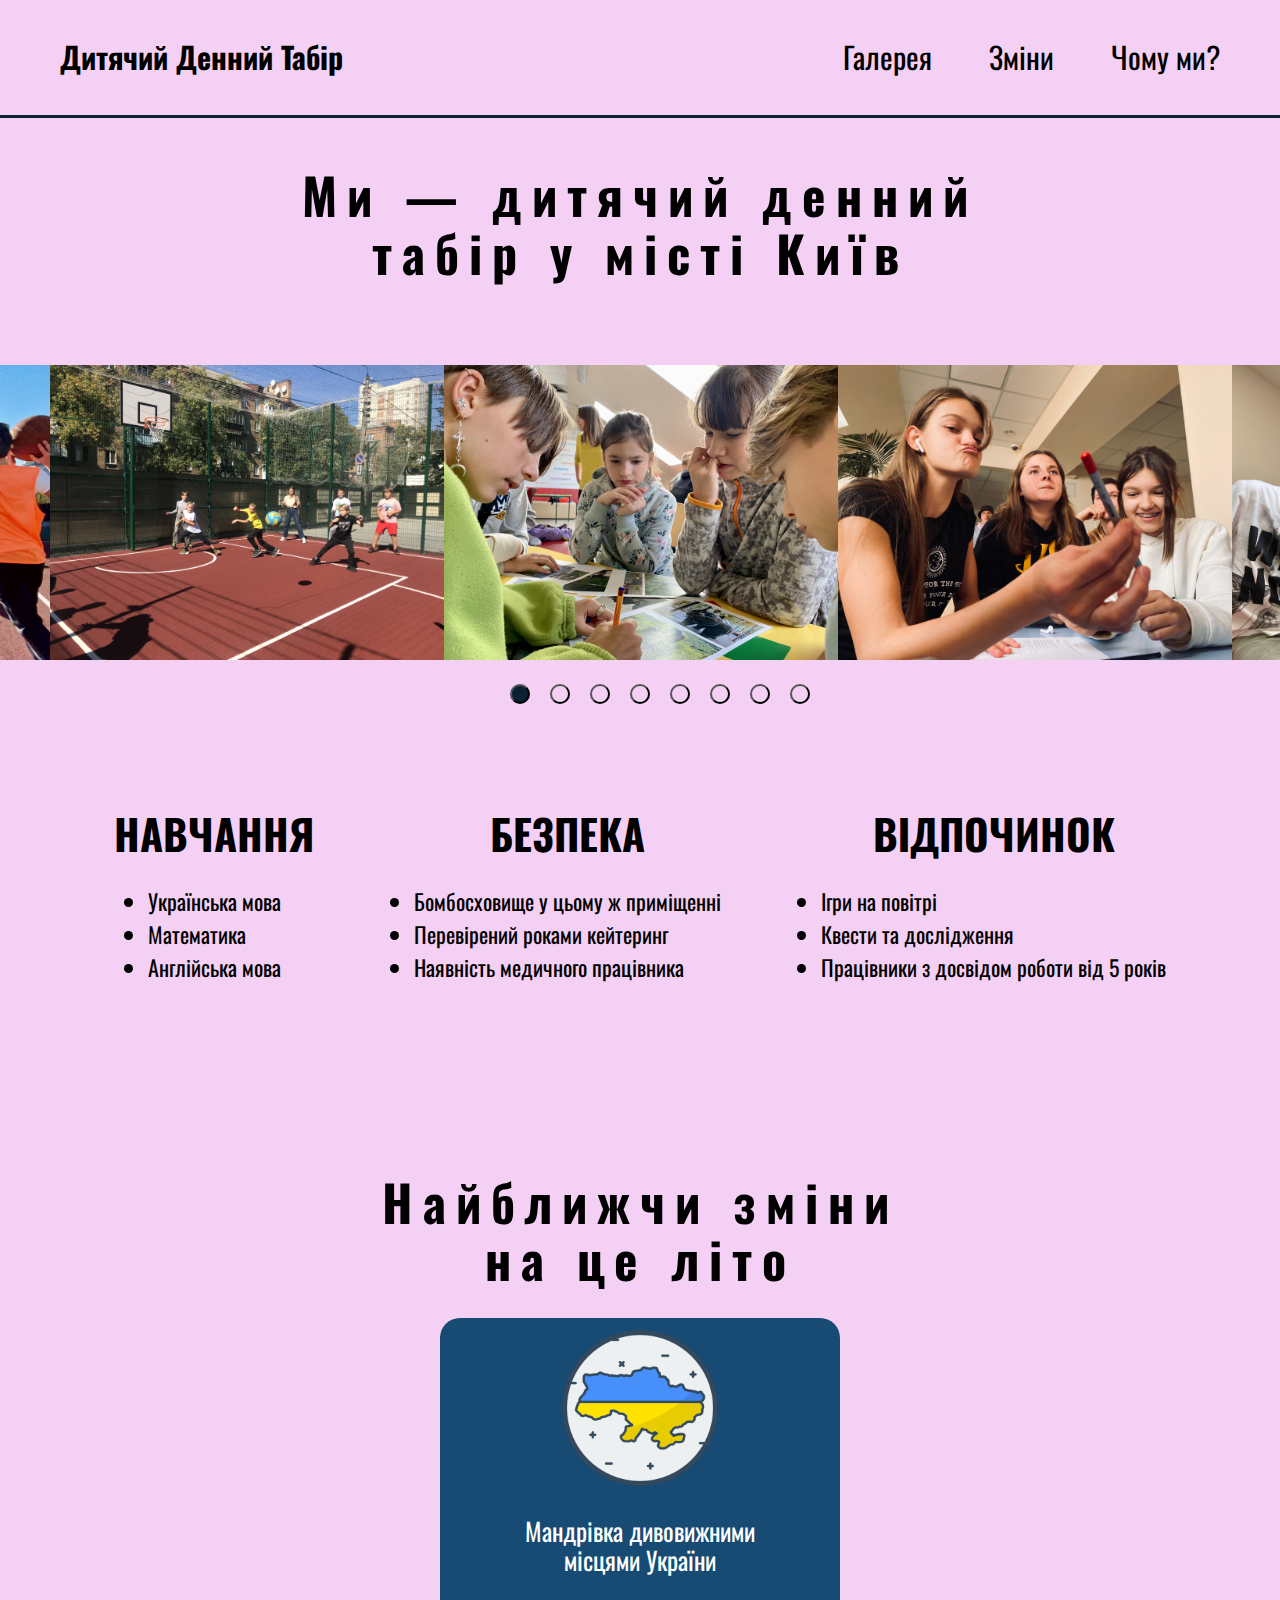
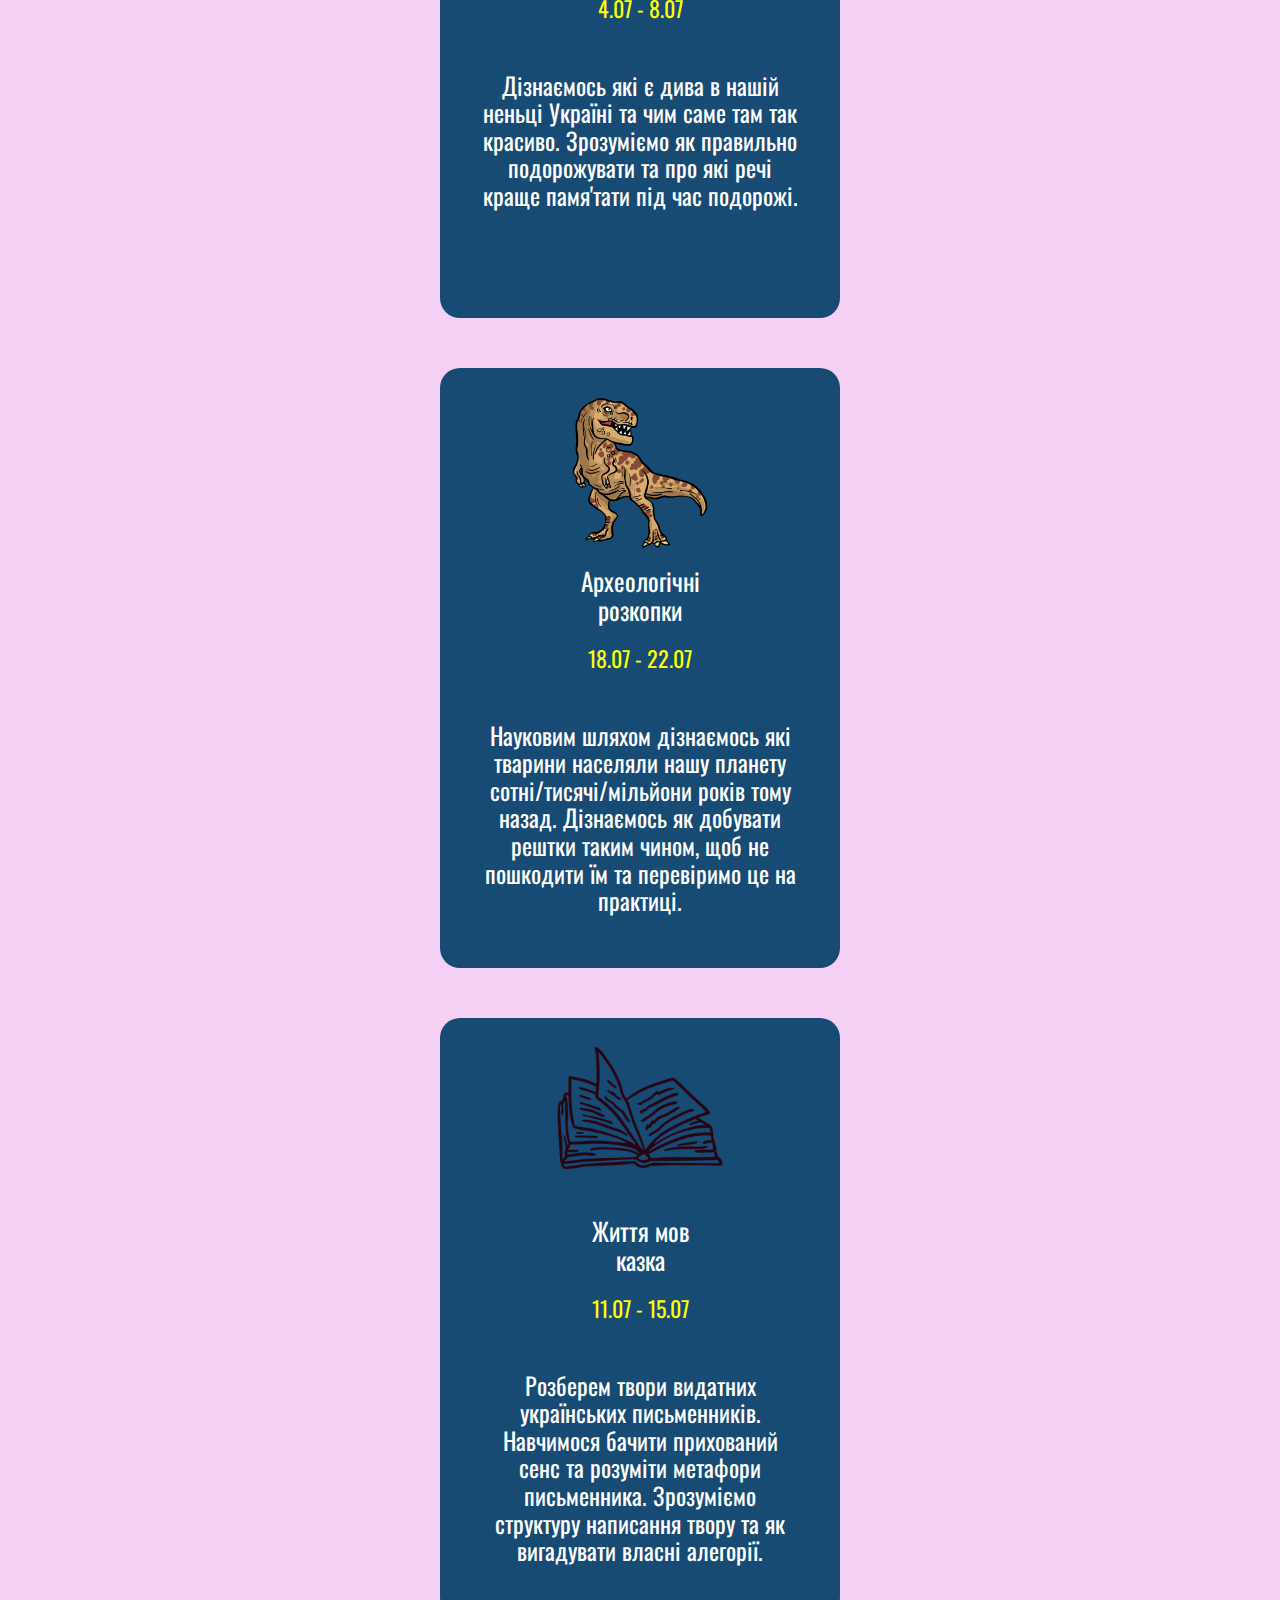
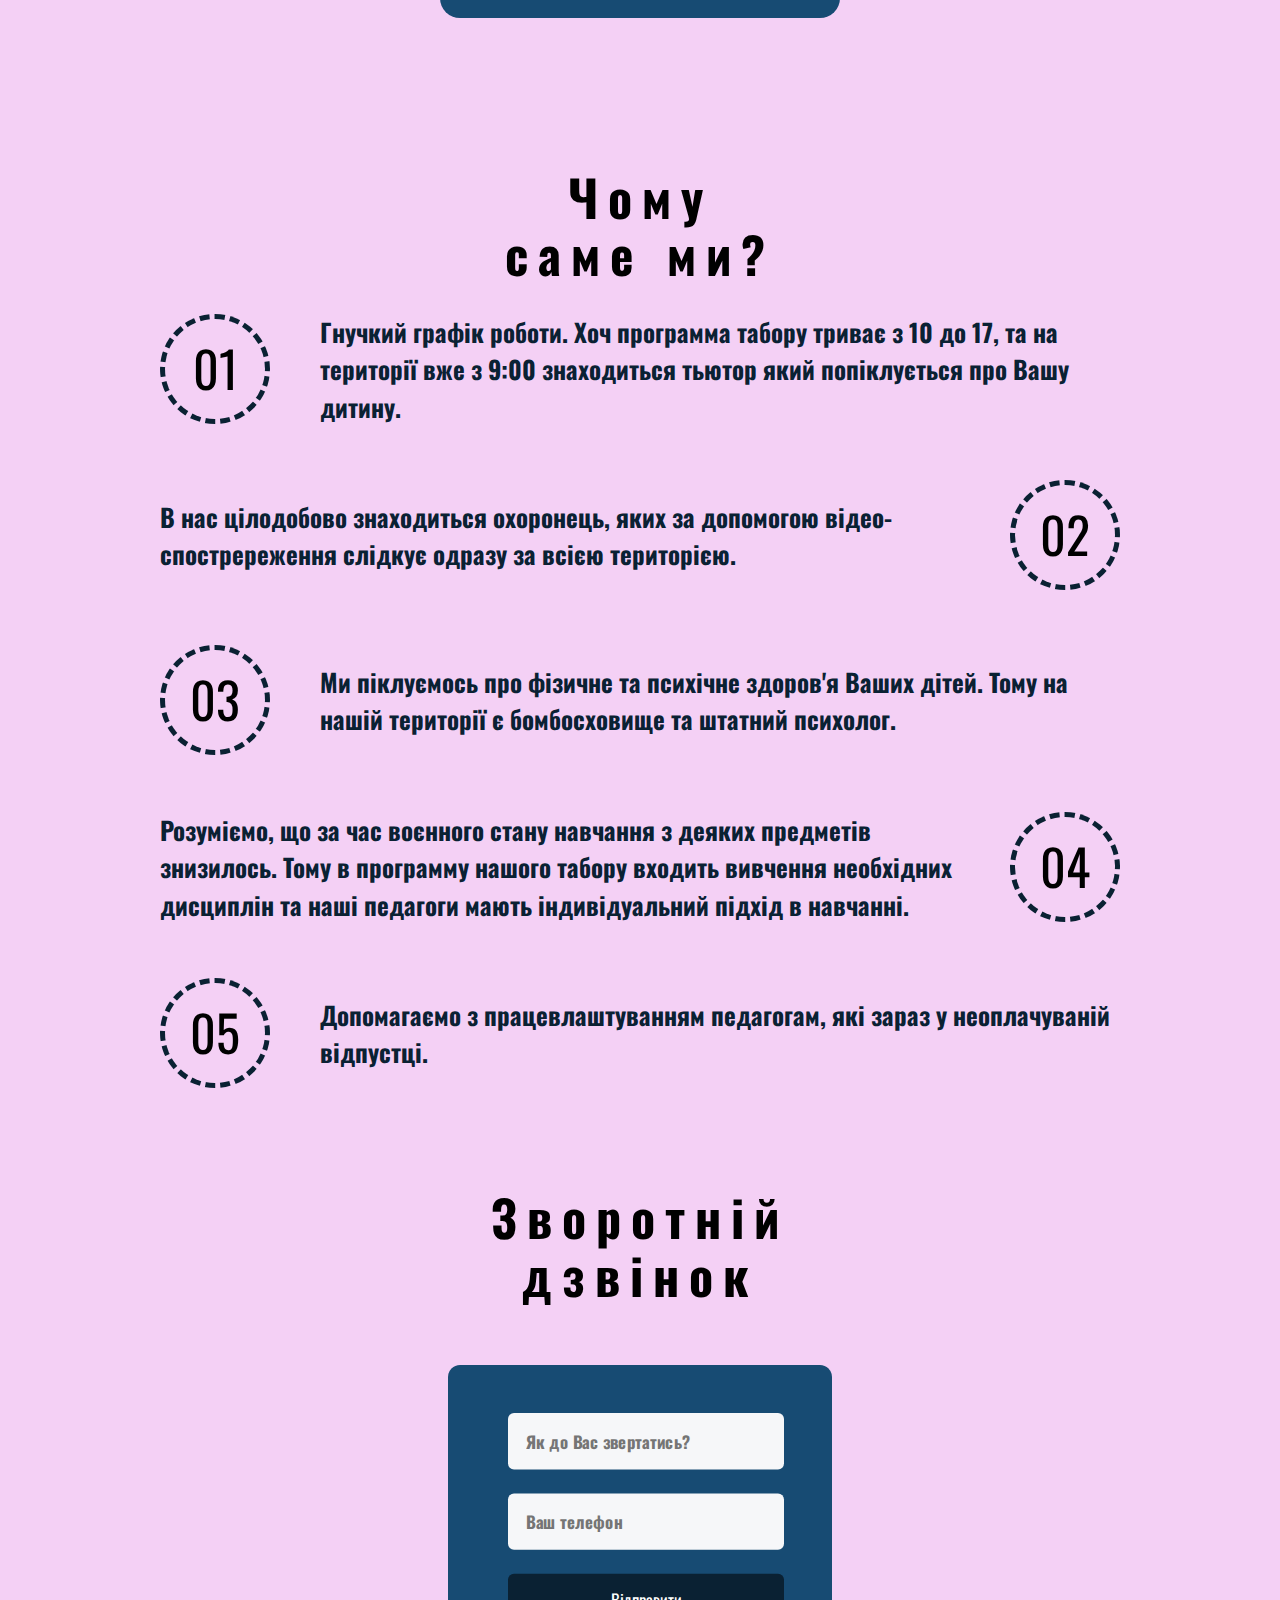
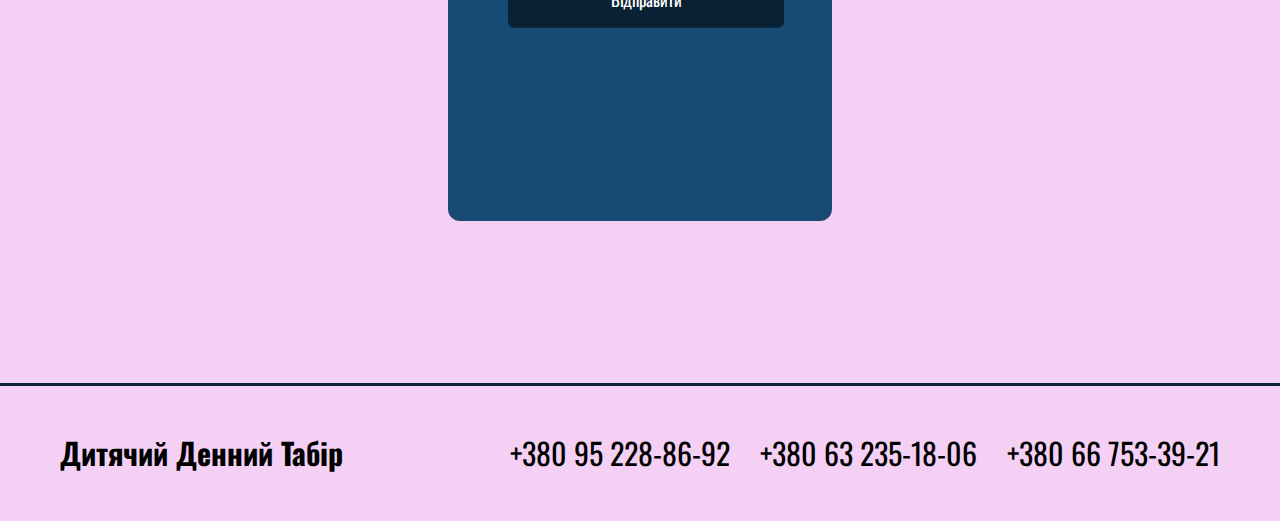
<file: index.html>
<!DOCTYPE html>
<html lang="en">
<head>
    <meta charset="UTF-8">
    <meta http-equiv="X-UA-Compatible" content="IE=edge">
    <meta name="viewport" content="width=device-width, initial-scale=1.0">
    <title>Дитячий денний табір</title>
    <link rel="shordcut  icon" href="img/beach-ball.png">
    <link rel="preconnect" href="https://fonts.googleapis.com">
    <link rel="preconnect" href="https://fonts.gstatic.com" crossorigin>
    <link href="https://fonts.googleapis.com/css2?family=Oswald&display=swap" rel="stylesheet">
    <link rel="stylesheet" href="css/style.css">
    <link rel="stylesheet" href="css/normalize.css">
</head>
<body>

    
    <header class="header">
            <div class="logo">Дитячий Денний Табір</div>
            <div class="links">
                <a href="#firstgall">Галерея</a>
                <a href="#zminu">Зміни</a>
                <a href="#chomu">Чому ми?</a>
            </div>
    </header>

    <main>
        <div class="first" id="firstgall">
            <h1>Ми — дитячий денний <br> табір у місті Київ</h1>





                <div class="wrapper2">
                   
                    <div class="slider">
                        <div class="slider__item filter">
                            <img src="img/IMG_4060.jpg" alt="">
                        </div>
                        <div class="slider__item">
                            <img src="img/IMG_4054.jpg" alt="">
                        </div>
                        <div class="slider__item filter">
                            <img src="img/IMG_4051.JPEG" alt="">
                        </div>
                        <div class="slider__item">
                            <img src="img/IMG_4052.jpg" alt="">
                        </div>
                        <div class="slider__item">
                            <img src="img/IMG_4024.JPG">
                        </div>
                        <div class="slider__item">
                            <img src="img/IMG_4044.HEIF.jpg">
                        </div>
                        <div class="slider__item">
                            <img src="img/IMG_4045.HEIF.jpg">
                        </div>
                        
                        <div class="slider__item">
                            <img src="img/IMG_4048.jpg">
                        </div>
                    </div>





            </div>
        </div>

        <div class="second">
            <div class="firstSecond">
                <h1>НАВЧАННЯ</h1>
                <ul>
                    <li>
                        Українська мова
                    </li>
                    <li>
                        Математика
                    </li>
                    <li>
                        Англійська мова
                    </li>
                </ul>
            </div>
            <div class="secondSecond">
                <h1>БЕЗПЕКА</h1>
                <ul>
                    <li>
                        Бомбосховище у цьому ж приміщенні
                    </li>
                    <li>
                        Перевірений роками кейтеринг
                    </li>
                    <li>
                        Наявність медичного працівника
                    </li>
                </ul>
            </div>
            <div class="thirdSecond">
                <h1>ВІДПОЧИНОК</h1>
                <ul>
                    <li>
                        Ігри на повітрі
                    </li>
                    <li>
                        Квести та дослідження
                    </li>
                    <li>
                        Працівники з досвідом роботи від 5 років
                    </li>
                </ul>
            </div>
        </div>
        <br>
        <br>
        <br>
        <div class="third" id="zminu">
            <h1 style="margin-bottom: -70px;">Найближчи зміни <br> на це літо</h1>


            <div class="cards">
                <div class="card">
                    <img src="img/country.png">
                    <h1>Мандрівка дивовижними <br> місцями України</h1>
                    <p style="color: yellow; font-size:22px; text-align:center; ">4.07 - 8.07</p>
                    <p style="font-size:24px; text-align:center;letter-spacing: 0; margin-top: 50px; max-width: 80%; margin-left: 10%; ">Дізнаємось які є дива в нашій неньці Україні та чим саме там так красиво. Зрозуміємо як правильно подорожувати та про які речі краще памя'тати під час подорожі.</p>
                </div>
                

                <div class="card">
                    <img src="img/tyrannosaurus-rex.png" id="anotherIMG">
                    <h1>Археологічні <br>розкопки</h1>
                    <p style="color: yellow; font-size:22px; text-align:center; ">18.07 - 22.07</p>
                    <p style="font-size:24px; text-align:center;letter-spacing: 0; margin-top: 50px; max-width: 80%; margin-left: 10%; ">Науковим шляхом дізнаємось які тварини населяли нашу планету сотні/тисячі/мільйони років тому назад. Дізнаємось як добувати рештки таким чином, щоб не пошкодити їм та перевіримо це на практиці.</p>
                </div>
                

                <div class="card">
                    <img src="img/image_2022-06-25_09-59-46.png">
                    <h1>Життя мов <br> казка</h1>
                    <p style="color: yellow; font-size:22px; text-align:center; ">11.07 - 15.07</p>
                    <p style="font-size:24px; text-align:center;letter-spacing: 0; margin-top: 50px; max-width: 80%; margin-left: 10%; ">Розберем твори видатних українських письменників. Навчимося бачити прихований сенс та розуміти метафори письменника. Зрозуміємо структуру написання твору та як вигадувати власні алегорії.</p>
                </div>
                

                
            </div>
        </div>

       <div class="fourth" id="chomu">
        <h1 style="margin-bottom: 30px;">Чому <br>саме ми?</h1>
        

        <div class="why">
            <div class="circle">01</div>
            <div class="text">Гнучкий графік роботи. Хоч программа табору триває з 10 до 17, та на території вже з 9:00 знаходиться тьютор який попіклується про Вашу дитину.</div>
        </div>

<br>
<br>
<br>
        <div class="why2">
            <div class="text2">В нас цілодобово знаходиться охоронець, яких за допомогою відео-спостререження слідкує одразу за всією територією.</div>
            <div class="circle">02</div>
        </div>

<br>
<br>
<br>
<div class="why">
    <div class="circle">03</div>
    <div class="text">Ми піклуємось про фізичне та психічне здоров'я Ваших дітей. Тому на нашій території є бомбосховище та штатний психолог.</div>
</div>

<br>
<br>
<br>


<div class="why2">
    <div class="text2">Розуміємо, що за час воєнного стану навчання з деяких предметів знизилось. Тому в программу нашого табору входить вивчення необхідних дисциплін та наші педагоги мають індивідуальний підхід в навчанні.
    </div>
    <div class="circle">04</div>
</div>

<br>
<br>
<br>

<div class="why">
    <div class="circle">05</div>
    <div class="text">Допомагаємо з працевлаштуванням педагогам, які зараз у неоплачуваній відпустці. </div>
</div>

       </div>
<div class="fifth">
    <h1>Зворотній<br> дзвінок</h1>
    <div class="request-form__content" >
        <form class="form" action="https://formspree.io/f/xpzbebzl" method="POST">
            <div class="form__group">
                <input class="input  input--user" style="margin-top: 40px;" type="text" placeholder="Як до Вас звертатись?" name="user_name" id="imya">
            </div>
            <div class="form__group">
                <input class="input  input--phone" type="tel" placeholder="Ваш телефон" name="user_phone">
            </div>
          
            <a href="#">
            <button href="index.html" class="btn  btn--block  btn--orange " type="submit">
                <span>Відправити</span>
            </button></a>
            
        </form>
    </div>
</div>

    </main>





<footer class="footer">
    <div class="logo">Дитячий Денний Табір</div>
    <div class="con">
        
        <a href="tel:+380952288692" class="navbar-phone">+380 95 228-86-92</a>
            <a href="tel:+380632351806" class="navbar-phone">+380 63 235-18-06</a>
            <a href="tel:+380667533921" class="navbar-phone">+380 66 753-39-21</a>
            
</footer>










    <script>

$(window).on("load",function(){
            $(".loader-container").fadeOut(3000);
        });


        var slide = document.getElementById("slider");
        var btn1 = document.getElementById('btn1');
        var btn2 = document.getElementById('btn2');
        var btn3 = document.getElementById('btn3');
        var btn4 = document.getElementById('btn4');
        var btn5 = document.getElementById('btn5');
        var btn6 = document.getElementById('btn6');
        var btn7 = document.getElementById('btn7');

        btn1.onclick = function () {
            slide.style.transform = "translateX(0px)";
            btn1.classList.add('active');
            btn2.classList.remove('active');
            btn3.classList.remove('active');
            btn4.classList.remove('active');
            btn5.classList.remove('active');
            btn6.classList.remove('active');
            btn7.classList.remove('active');
        };
        btn2.onclick = function () {
            slide.style.transform = "translateX(-100%)";
            btn1.classList.remove('active');
            btn2.classList.add('active');
            btn3.classList.remove('active');
            btn4.classList.remove('active');
            btn5.classList.remove('active');
            btn6.classList.remove('active');
            btn7.classList.remove('active');
        };
        btn3.onclick = function () {
            slide.style.transform = "translateX(-200%)";
            btn1.classList.remove('active');
            btn2.classList.remove('active');
            btn3.classList.add('active');
            btn4.classList.remove('active');
            btn5.classList.remove('active');
            btn6.classList.remove('active');
            btn7.classList.remove('active');
        };
        btn4.onclick = function () {
            slide.style.transform = "translateX(-300%)";
            btn1.classList.remove('active');
            btn2.classList.remove('active');
            btn3.classList.remove('active');
            btn4.classList.add('active');
            btn5.classList.remove('active');
            btn6.classList.remove('active');
            btn7.classList.remove('active');
        };

        btn5.onclick = function () {
            slide.style.transform = "translateX(-400%)";
            btn1.classList.remove('active');
            btn2.classList.remove('active');
            btn3.classList.remove('active');
            btn4.classList.remove('active');
            btn5.classList.add('active');
            btn6.classList.remove('active');
            btn7.classList.remove('active');
        };


        btn6.onclick = function () {
            slide.style.transform = "translateX(-500%)";
            btn1.classList.remove('active');
            btn2.classList.remove('active');
            btn3.classList.remove('active');
            btn4.classList.remove('active');
            btn5.classList.remove('active');
            btn6.classList.add('active');
            btn7.classList.remove('active');
        };



        btn7.onclick = function () {
            slide.style.transform = "translateX(-600%)";
            btn1.classList.remove('active');
            btn2.classList.remove('active');
            btn3.classList.remove('active');
            btn4.classList.remove('active');
            btn5.classList.remove('active');
            btn6.classList.remove('active');
            btn7.classList.add('active');
        };

    </script>
<script src="https://code.jquery.com/jquery-3.4.1.min.js"></script>
<script src="js/slick.min.js"></script>
<script src="js/script.js"></script>
</body>
</html>
</file>
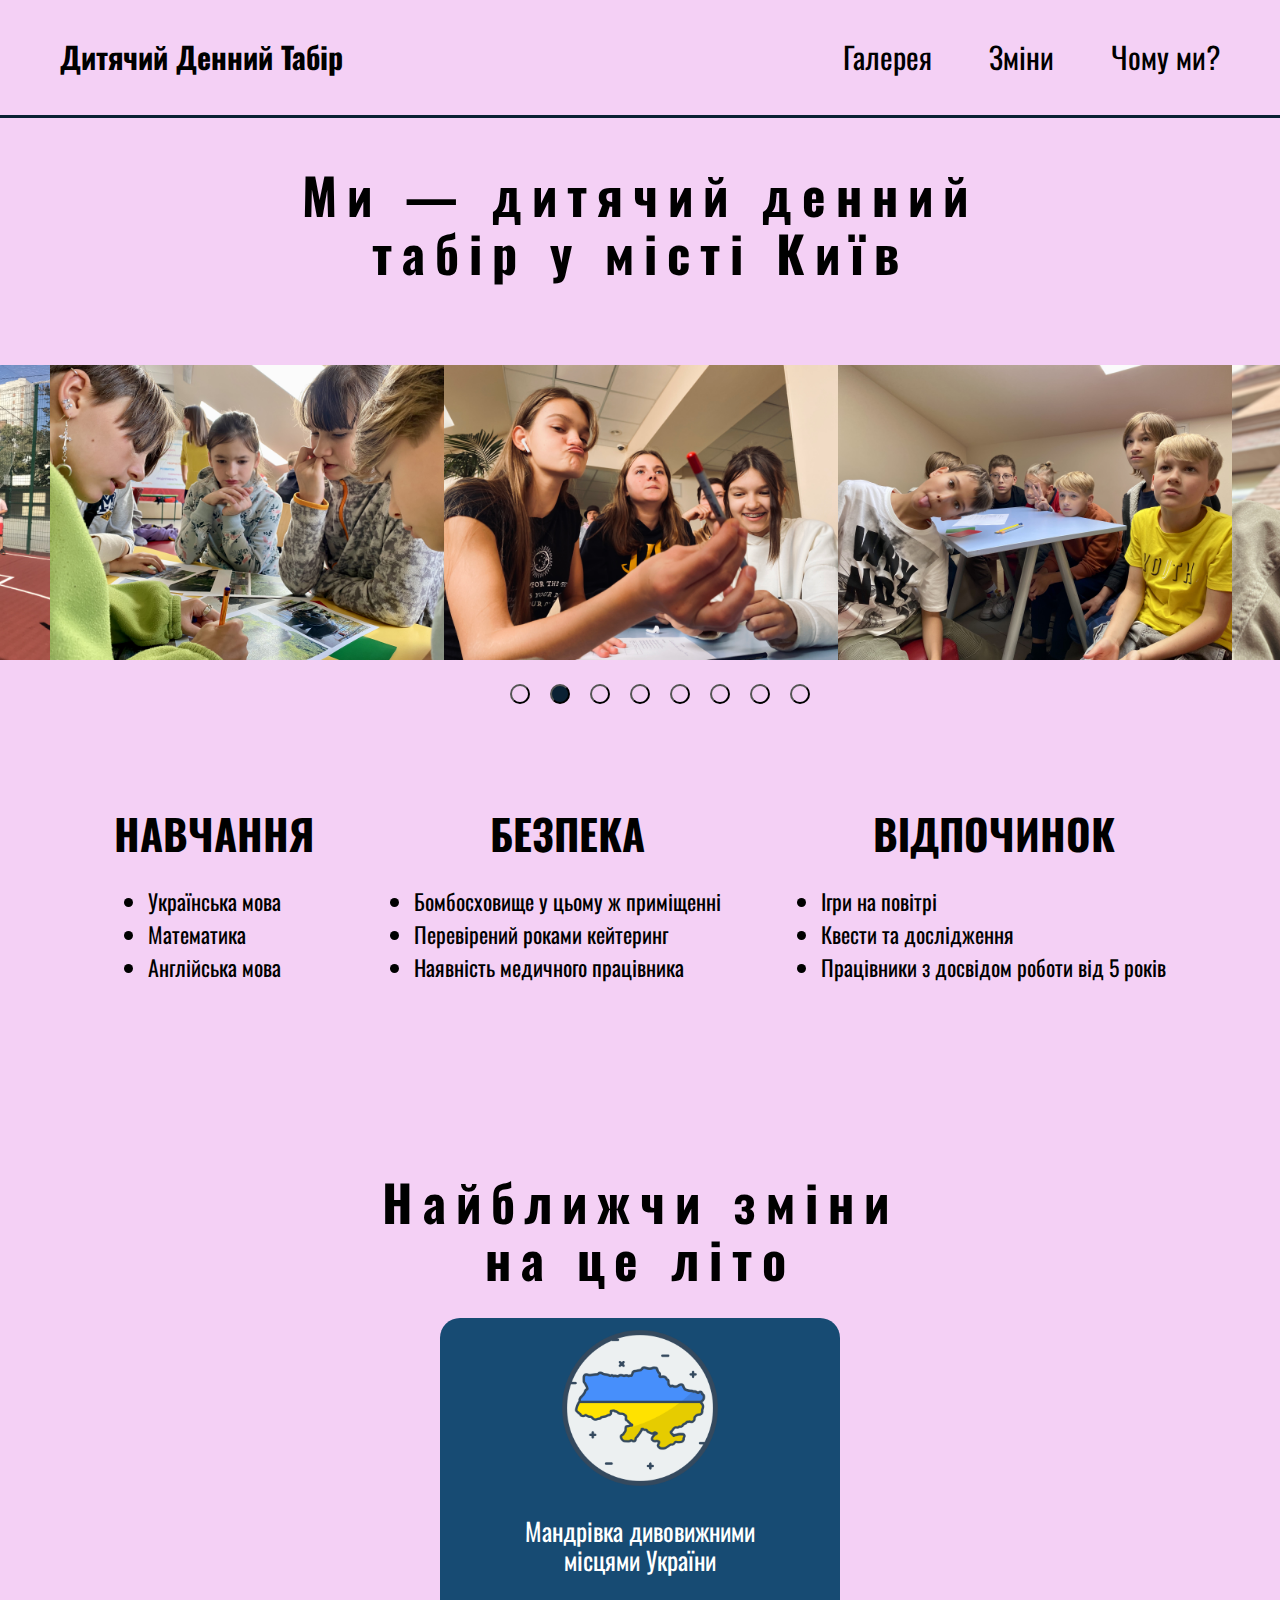
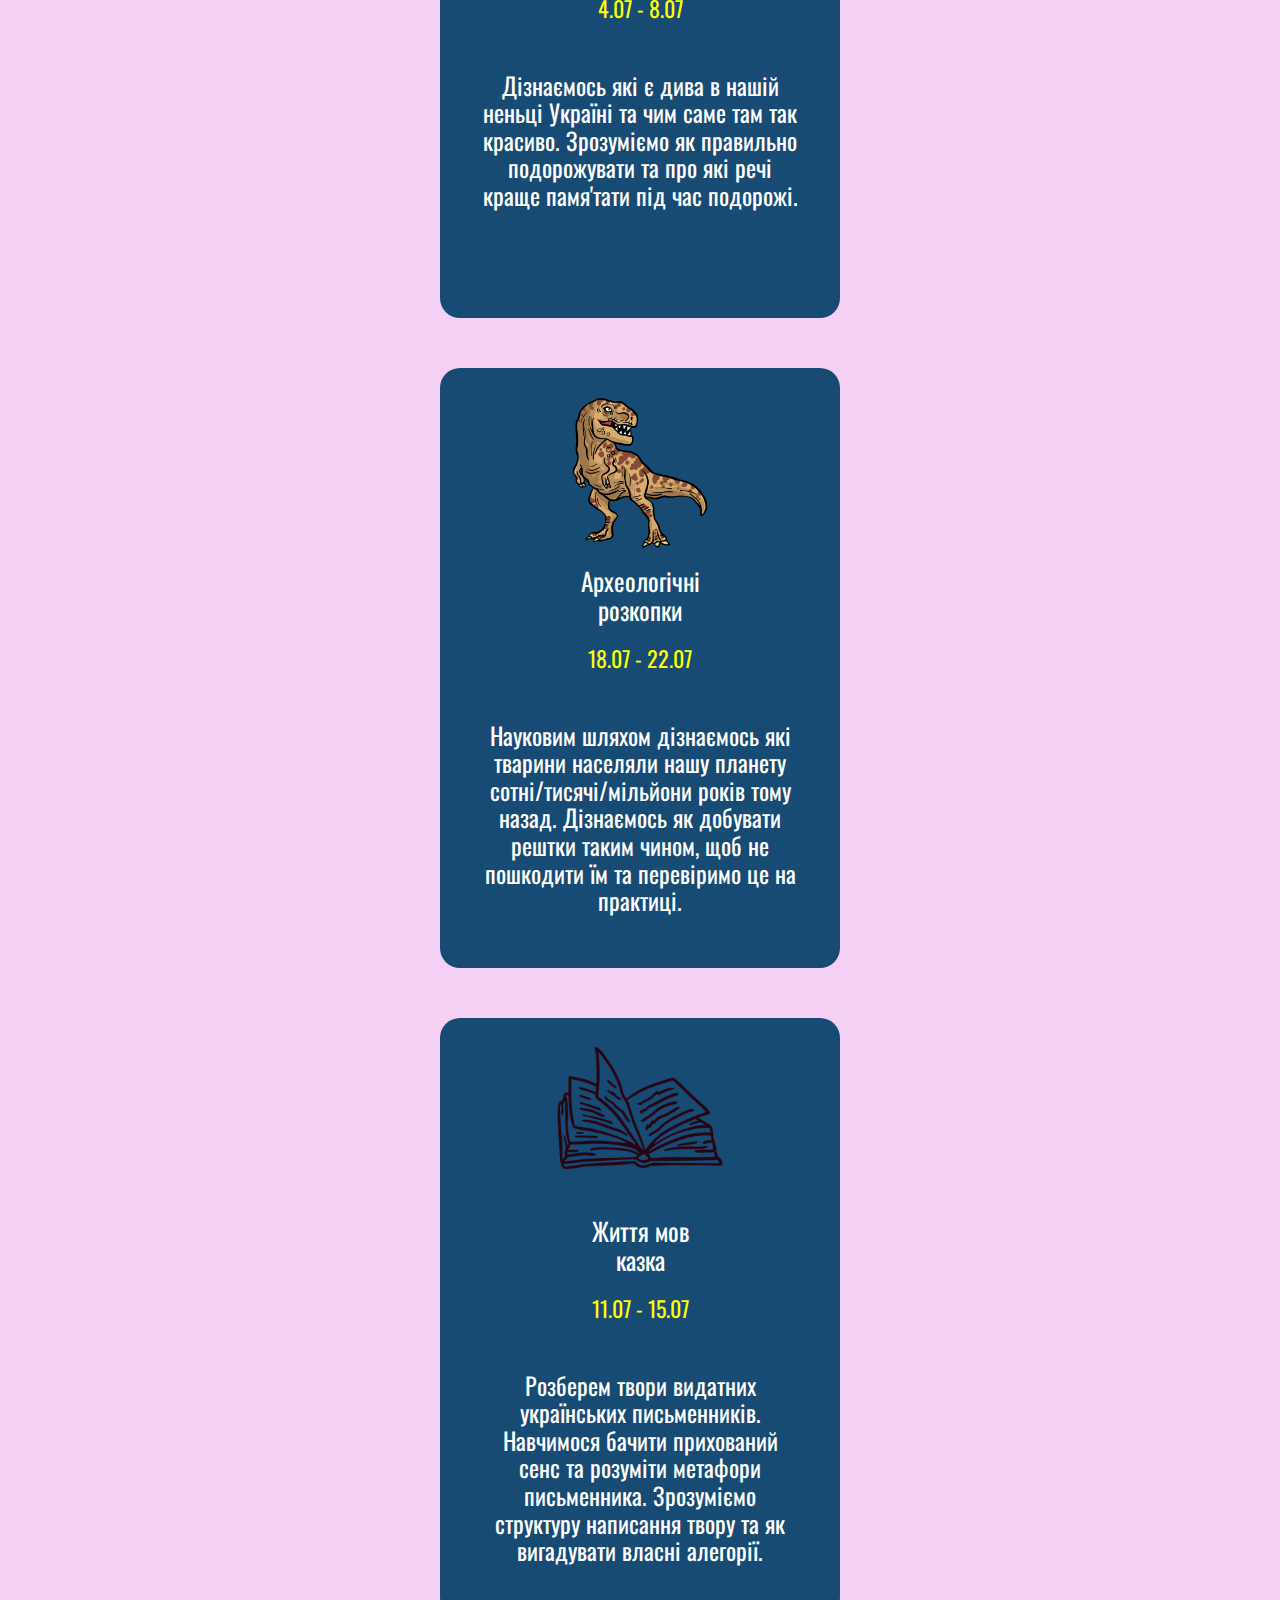
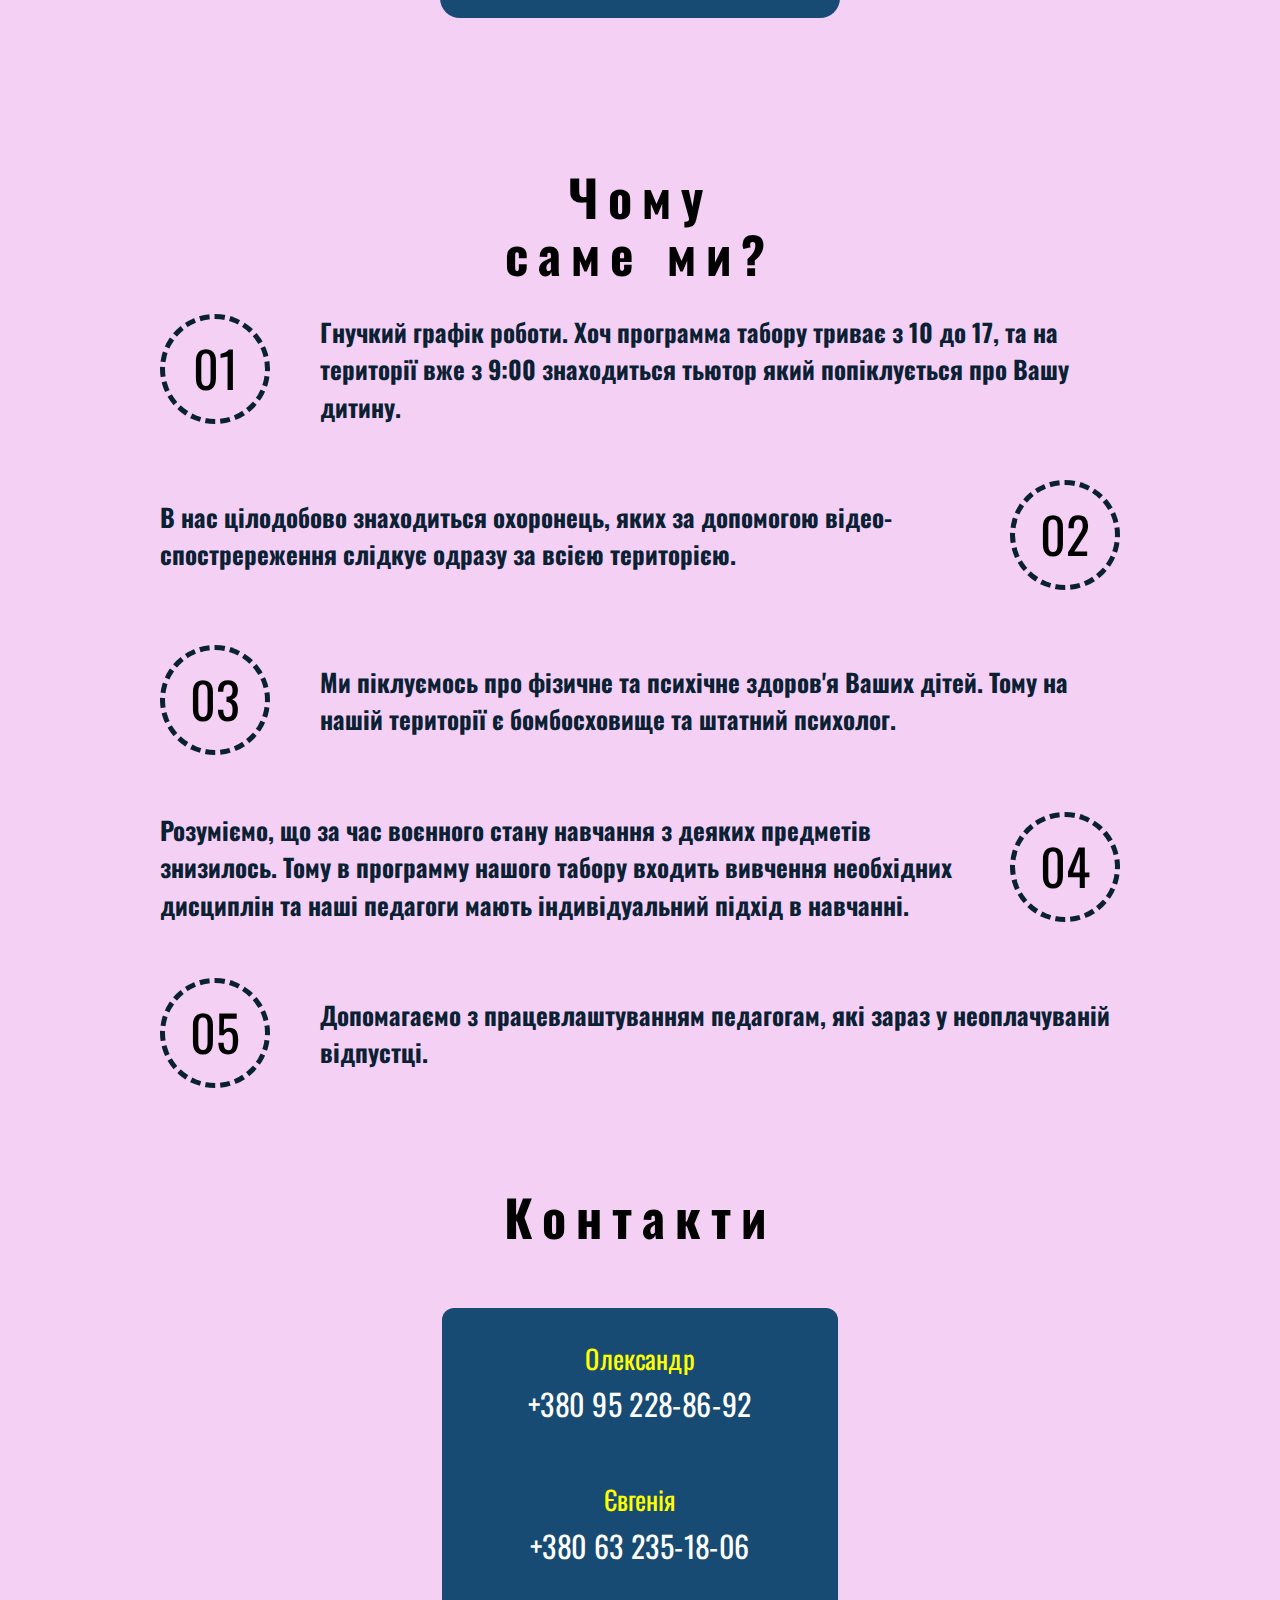
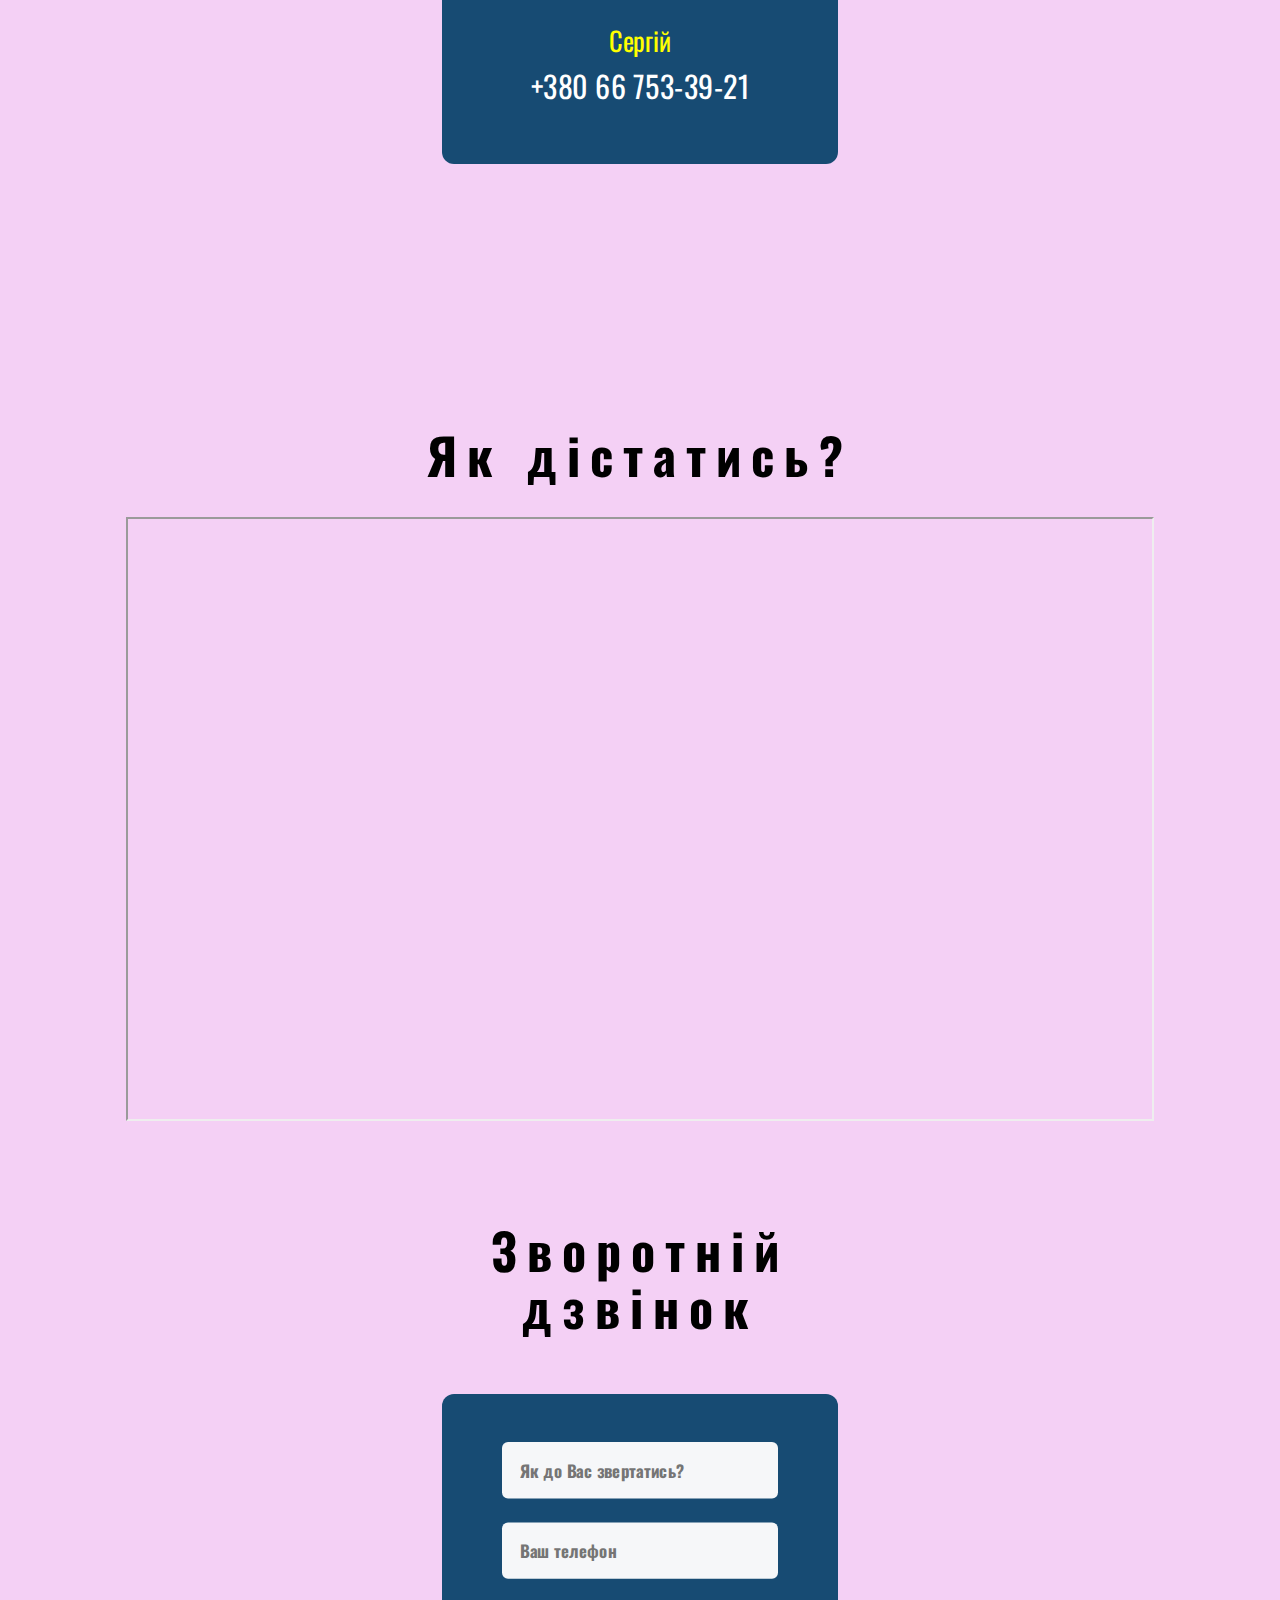
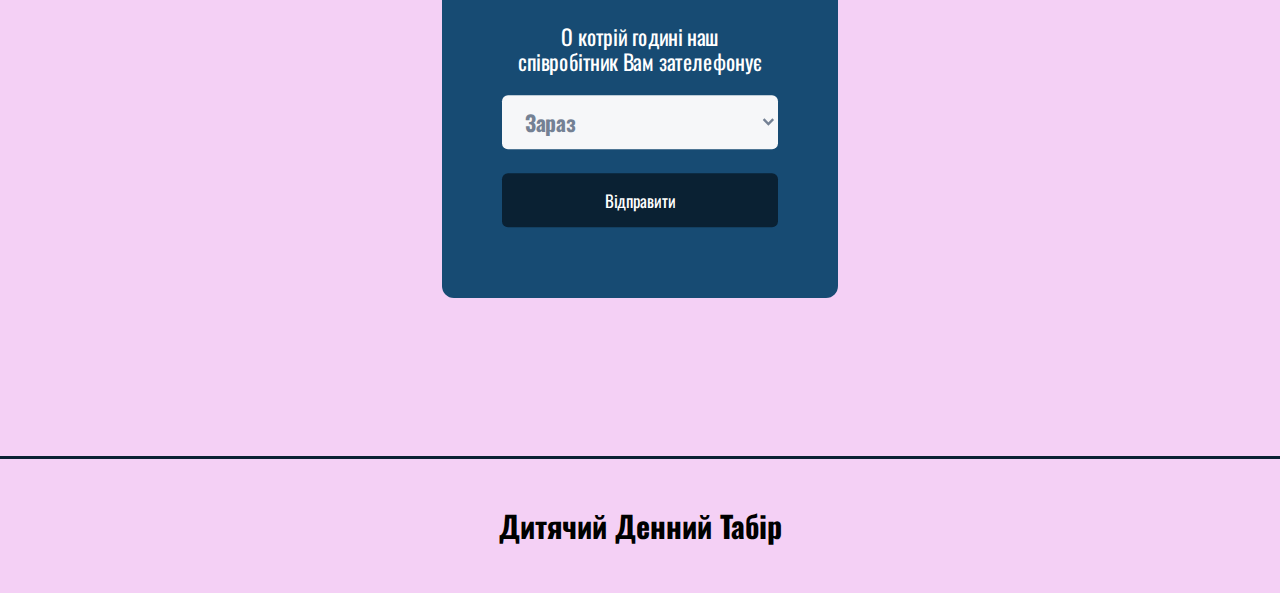
<file: !САША ПРОЕКТ/index.html>
<!DOCTYPE html>
<html lang="en">
<head>
    <meta charset="UTF-8">
    <meta http-equiv="X-UA-Compatible" content="IE=edge">
    <meta name="viewport" content="width=device-width, initial-scale=1.0">
    <title>Дитячий денний табір</title>
    <link rel="shordcut  icon" href="img/beach-ball.png">
    <link rel="preconnect" href="https://fonts.googleapis.com">
    <link rel="preconnect" href="https://fonts.gstatic.com" crossorigin>
    <link href="https://fonts.googleapis.com/css2?family=Oswald&display=swap" rel="stylesheet">
    <link rel="stylesheet" href="css/style.css">
    <link rel="stylesheet" href="css/normalize.css">
</head>
<body>
    <header class="header">
            <a href="index.html" style="text-decoration: none; color:black;"><div class="logo">Дитячий Денний Табір</div></a>
            <div class="links">
                <a href="#firstgall">Галерея</a>
                <a href="#zminu">Зміни</a>
                <a href="#chomu">Чому ми?</a>
            </div>
    </header>

    <main>
        <div class="first" id="firstgall">
            <h1>Ми — дитячий денний <br> табір у місті Київ</h1>





                <div class="wrapper2">
                   
                    <div class="slider">
                        <div class="slider__item filter">
                            <img src="img/IMG_4060.jpg" alt="">
                        </div>
                        <div class="slider__item">
                            <img src="img/IMG_4054.jpg" alt="">
                        </div>
                        <div class="slider__item filter">
                            <img src="img/IMG_4051.JPEG" alt="">
                        </div>
                        <div class="slider__item">
                            <img src="img/IMG_4052.jpg" alt="">
                        </div>
                        <div class="slider__item">
                            <img src="img/IMG_4024.JPG">
                        </div>
                        <div class="slider__item">
                            <img src="img/IMG_4044.HEIF.jpg">
                        </div>
                        <div class="slider__item">
                            <img src="img/IMG_4045.HEIF.jpg">
                        </div>
                        
                        <div class="slider__item">
                            <img src="img/IMG_4048.jpg">
                        </div>
                    </div>





            </div>
        </div>

        <div class="second">
            <div class="firstSecond">
                <h1>НАВЧАННЯ</h1>
                <ul>
                    <li>
                        Українська мова
                    </li>
                    <li>
                        Математика
                    </li>
                    <li>
                        Англійська мова
                    </li>
                </ul>
            </div>
            <div class="secondSecond">
                <h1>БЕЗПЕКА</h1>
                <ul>
                    <li>
                        Бомбосховище у цьому ж приміщенні
                    </li>
                    <li>
                        Перевірений роками кейтеринг
                    </li>
                    <li>
                        Наявність медичного працівника
                    </li>
                </ul>
            </div>
            <div class="thirdSecond">
                <h1>ВІДПОЧИНОК</h1>
                <ul>
                    <li>
                        Ігри на повітрі
                    </li>
                    <li>
                        Квести та дослідження
                    </li>
                    <li>
                        Працівники з досвідом роботи від 5 років
                    </li>
                </ul>
            </div>
        </div>
        <br>
        <br>
        <br>
        <div class="third" id="zminu">
            <h1 style="margin-bottom: -70px;">Найближчи зміни <br> на це літо</h1>


            <div class="cards">
                <div class="card">
                    <img src="img/country.png">
                    <h1>Мандрівка дивовижними <br> місцями України</h1>
                    <p style="color: yellow; font-size:22px; text-align:center; ">4.07 - 8.07</p>
                    <p style="font-size:24px; text-align:center;letter-spacing: 0; margin-top: 50px; max-width: 80%; margin-left: 10%; ">Дізнаємось які є дива в нашій неньці Україні та чим саме там так красиво. Зрозуміємо як правильно подорожувати та про які речі краще памя'тати під час подорожі.</p>
                </div>
                

                <div class="card">
                    <img src="img/tyrannosaurus-rex.png" id="anotherIMG">
                    <h1>Археологічні <br>розкопки</h1>
                    <p style="color: yellow; font-size:22px; text-align:center; ">18.07 - 22.07</p>
                    <p style="font-size:24px; text-align:center;letter-spacing: 0; margin-top: 50px; max-width: 80%; margin-left: 10%; ">Науковим шляхом дізнаємось які тварини населяли нашу планету сотні/тисячі/мільйони років тому назад. Дізнаємось як добувати рештки таким чином, щоб не пошкодити їм та перевіримо це на практиці.</p>
                </div>
                

                <div class="card">
                    <img src="img/image_2022-06-25_09-59-46.png">
                    <h1>Життя мов <br> казка</h1>
                    <p style="color: yellow; font-size:22px; text-align:center; ">11.07 - 15.07</p>
                    <p style="font-size:24px; text-align:center;letter-spacing: 0; margin-top: 50px; max-width: 80%; margin-left: 10%; ">Розберем твори видатних українських письменників. Навчимося бачити прихований сенс та розуміти метафори письменника. Зрозуміємо структуру написання твору та як вигадувати власні алегорії.</p>
                </div>
                

                
            </div>
        </div>

       <div class="fourth" id="chomu">
        <h1 style="margin-bottom: 30px;">Чому <br>саме ми?</h1>
        

        <div class="why">
            <div class="circle">01</div>
            <div class="text">Гнучкий графік роботи. Хоч программа табору триває з 10 до 17, та на території вже з 9:00 знаходиться тьютор який попіклується про Вашу дитину.</div>
        </div>

<br>
<br>
<br>
        <div class="why2">
            <div class="text2">В нас цілодобово знаходиться охоронець, яких за допомогою відео-спостререження слідкує одразу за всією територією.</div>
            <div class="circle">02</div>
        </div>

<br>
<br>
<br>
<div class="why">
    <div class="circle">03</div>
    <div class="text">Ми піклуємось про фізичне та психічне здоров'я Ваших дітей. Тому на нашій території є бомбосховище та штатний психолог.</div>
</div>

<br>
<br>
<br>


<div class="why2">
    <div class="text2">Розуміємо, що за час воєнного стану навчання з деяких предметів знизилось. Тому в программу нашого табору входить вивчення необхідних дисциплін та наші педагоги мають індивідуальний підхід в навчанні.
    </div>
    <div class="circle">04</div>
</div>

<br>
<br>
<br>

<div class="why">
    <div class="circle">05</div>
    <div class="text">Допомагаємо з працевлаштуванням педагогам, які зараз у неоплачуваній відпустці. </div>
</div>

       </div>




       <div class="fifth">
        <h1>Контакти</h1>
        <div class="request-form__content" style="text-align: center;" >
        
            <p style="font-size: 22px; font-weight:normal; color:yellow; padding-top: 30px; ">Олександр
                <br>
                <a href="tel:+380952288692" class="navbar-phone" style="text-decoration: none; color:white; font-size:25px; line-height: 200%;">+380 95 228-86-92</a>
            </p>
            <p style="font-size: 22px; font-weight:normal; color:yellow; padding-top: 20px; ">Євгенія
                <br>
                <a href="tel:+380632351806" class="navbar-phone" style="text-decoration: none; color:white; font-size:25px; line-height: 200%;">+380 63 235-18-06</a>
            </p>
            <p style="font-size: 22px; font-weight:normal; color:yellow; padding-top: 20px; ">Сергій
                <br>
                <a href="tel:+380667533921" class="navbar-phone" style="text-decoration: none; color:white; font-size:25px; line-height: 200%;">+380 66 753-39-21</a>
            </p>
      
            
        </div>
    </div>

    <div class="fifth" style="display: flex; flex-direction:column; width:100%;">
        <h1>Як дістатись?</h1>
        <iframe style="margin: auto; width:80%; height: 600px; " src="https://www.google.com/maps/embed?pb=!1m18!1m12!1m3!1d2542.141147034699!2d30.479018215910607!3d50.41984179745071!2m3!1f0!2f0!3f0!3m2!1i1024!2i768!4f13.1!3m3!1m2!1s0x40d4cedb7a2300e9%3A0x4c4c5b5d5e5638b0!2z0JDRhNC40L3Riywg0YfQsNGB0YLQvdCw0Y8g0YjQutC-0LvQsA!5e0!3m2!1sru!2sua!4v1656488245791!5m2!1sru!2sua" width="600" height="450" style="border:0;" allowfullscreen="" loading="lazy" referrerpolicy="no-referrer-when-downgrade"></iframe>    
    </div>






<div class="fifth">
    <h1>Зворотній<br> дзвінок</h1>
    <div class="request-form__content" style="height: 420px;">
        <form class="form" action="https://formspree.io/f/mlezkzyz" method="POST">
            <div class="form__group">
                <input class="input  input--user" style="margin-top: 40px;" type="text" placeholder="Як до Вас звертатись?" name="user_name" id="imya">
            </div>
            <div class="form__group">
                <input class="input  input--phone" type="tel" placeholder="Ваш телефон" name="user_phone">
            </div>
            <div class="form__group">
                <p style="font-size: 18px; color:white; margin-left: 50px; width:230px; text-align: center; margin-top: 5  0px;">О котрій годині наш<br> співробітник Вам зателефонує</p>
            <select name="user_call_time" class="input  input--phone" type="text">
                <option value="Зараз">Зараз</option>
                <option value="9:00">9:00</option>
                <option value="10:00">10:00</option>
                <option value="11:00">11:00</option>
                <option value="12:00">12:00</option>
                <option value="13:00">13:00</option>
                <option value="14:00">14:00</option>
                <option value="15:00">15:00</option>
                <option value="16:00">16:00</option>
                <option value="17:00">17:00</option>
                <option value="18:00">18:00</option>
              </select>
              </div>
            <a href="#">
            <button href="index.html" class="btn  btn--block  btn--orange " type="submit">
                <span>Відправити</span>
            </button></a>
            
        </form>
    </div>
</div>

    </main>





<footer class="footer">
    <a href="#" style="text-decoration: none; color:black;"><div class="logo">Дитячий Денний Табір</div></a>
            
</footer>










    <script>

$(window).on("load",function(){
            $(".loader-container").fadeOut(3000);
        });


        var slide = document.getElementById("slider");
        var btn1 = document.getElementById('btn1');
        var btn2 = document.getElementById('btn2');
        var btn3 = document.getElementById('btn3');
        var btn4 = document.getElementById('btn4');
        var btn5 = document.getElementById('btn5');
        var btn6 = document.getElementById('btn6');
        var btn7 = document.getElementById('btn7');

        btn1.onclick = function () {
            slide.style.transform = "translateX(0px)";
            btn1.classList.add('active');
            btn2.classList.remove('active');
            btn3.classList.remove('active');
            btn4.classList.remove('active');
            btn5.classList.remove('active');
            btn6.classList.remove('active');
            btn7.classList.remove('active');
        };
        btn2.onclick = function () {
            slide.style.transform = "translateX(-100%)";
            btn1.classList.remove('active');
            btn2.classList.add('active');
            btn3.classList.remove('active');
            btn4.classList.remove('active');
            btn5.classList.remove('active');
            btn6.classList.remove('active');
            btn7.classList.remove('active');
        };
        btn3.onclick = function () {
            slide.style.transform = "translateX(-200%)";
            btn1.classList.remove('active');
            btn2.classList.remove('active');
            btn3.classList.add('active');
            btn4.classList.remove('active');
            btn5.classList.remove('active');
            btn6.classList.remove('active');
            btn7.classList.remove('active');
        };
        btn4.onclick = function () {
            slide.style.transform = "translateX(-300%)";
            btn1.classList.remove('active');
            btn2.classList.remove('active');
            btn3.classList.remove('active');
            btn4.classList.add('active');
            btn5.classList.remove('active');
            btn6.classList.remove('active');
            btn7.classList.remove('active');
        };

        btn5.onclick = function () {
            slide.style.transform = "translateX(-400%)";
            btn1.classList.remove('active');
            btn2.classList.remove('active');
            btn3.classList.remove('active');
            btn4.classList.remove('active');
            btn5.classList.add('active');
            btn6.classList.remove('active');
            btn7.classList.remove('active');
        };


        btn6.onclick = function () {
            slide.style.transform = "translateX(-500%)";
            btn1.classList.remove('active');
            btn2.classList.remove('active');
            btn3.classList.remove('active');
            btn4.classList.remove('active');
            btn5.classList.remove('active');
            btn6.classList.add('active');
            btn7.classList.remove('active');
        };



        btn7.onclick = function () {
            slide.style.transform = "translateX(-600%)";
            btn1.classList.remove('active');
            btn2.classList.remove('active');
            btn3.classList.remove('active');
            btn4.classList.remove('active');
            btn5.classList.remove('active');
            btn6.classList.remove('active');
            btn7.classList.add('active');
        };

    </script>
<script src="https://code.jquery.com/jquery-3.4.1.min.js"></script>
<script src="js/slick.min.js"></script>
<script src="js/script.js"></script>
</body>
</html>
</file>
<file: css/style.css>
*{
    outline: none;
    scroll-behavior: smooth;
}

html, body {
    max-width: 100%;
    overflow-x: hidden;
}

body{
    background-color: #F4D0F5;
    font-family: 'Oswald', sans-serif;
}

@media (max-width:800px){
    .footer .logo{
        font-size: 20px;
    }
}


body::-webkit-scrollbar {
    width: 0.5em;
  } 
   
  body::-webkit-scrollbar-track {
    box-shadow: inset 0 0 6px rgba(0, 0, 0, 0.3);
  }
   
  body::-webkit-scrollbar-thumb {
    background-color: #0A2133;
  }
  

.header{
    padding-top: 40px;
    font-size: 30px;
    border-bottom: 3px solid #0A2133;
    padding-bottom: 40px;
    display: flex;
    justify-content: space-between;
    padding-right: 60px;
}


.footer{
    padding-top: 50px;
    font-size: 30px;
    border-top: 3px solid #0A2133;
    padding-bottom: 40px;
    display: flex;
    justify-content: space-between;
    padding-right: 60px;
    padding-bottom: 50px;
}

.header .logo{
    padding-left: 60px;
    font-weight: bold;
}

.footer .logo{
    padding-left: 60px;
    font-weight: bold;
}

@media (max-width:1000px){
    .footer{
        flex-direction: column;
        align-items:center;
        align-content:center;
    }
    .con{
        font-size: 16px;
        margin-top: 30px;
    }

}


@media (max-width:1200px){
    .footer .con{
        font-size: 20px;
    }
    .footer .logo{
        font-size: 25px;
    }
}

.con a{
    text-decoration: none;
    color: black;
}

@media (min-width:1000px){
    
}

.con a:not(:first-child){
    margin-left: 30px;
}

@media (max-width:1000px){
    .con a{
    margin-left: 50px;
    }
}

@media (max-width:800px){
    .con a{
        font-size: 11px;
        font-weight: 700;
    }
}


.links a:not(:first-child){
    margin-left: 50px;
}

.links a{
    text-decoration: none;
    color: black;
}

.con{
    display: flex;
}

@media (max-width:1000px){
    .header{
        flex-direction: column;
        align-items: center;
        align-content: center;
        padding-right: 0;
        padding-left: 0;
        padding: 0;
        margin: 0;
    }
    
    .header .logo{
        width: 100%;
        text-align: center;
        padding: 0;
        margin: 0;
        padding-top: 30px;
        margin-bottom: 30px;
    }
    .header .links{
        width: 100%;
        text-align: center;
        padding: 0;
        margin: 0;
        margin-bottom: 30px;
    }
}


@media (max-width: 600px) {
    .links a{
        font-size: 18px;
    }
    .links{
        width: 100%;
        align-content:center;
        align-items:center;
        margin: auto;
    }
}

.first h1{
    font-size: 50px;
    text-align: center;
    letter-spacing: 10px;
    line-height: 115%;
}






form{
    height: 200px;
    width: 200px;
    font-size: 23px;
    z-index: 1;
  }
  
  
  
  
  .request-form__content{
    height: 380px;
    width: 320px;
    margin: auto;
    background: #174B73;
    transform: scale(1.2);
    border-radius: 10px;
    margin-top: 100px;
    margin-bottom: 200px;
  }
  
  
  form .form__group{
    width: 400px;
    margin: auto;
  }
  
  
  
  form input{
    font-weight: bold;
    width: 200px;
    margin: 0 35px 20px ;
    height: 35px;
    padding: 6px 15px;
    border-radius: 5px;
    outline: none;
    border: none;
    background: #F6F7F9;
    color: #748194;
    font-size: 14px;
    margin-right: 50px;
    margin-left: 50px;
  }
  
  
  form textarea{
    font-weight: bold;
    width: 200px;
    margin: 0 35px 20px ;
    margin-right: 50px;
    margin-left: 50px;
    height: 35px;
    padding: 6px 15px;
    border-radius: 5px;
    outline: none;
    border: none;
    background: #F6F7F9;
    color: #748194;
    font-size: 14px;
  }
  
  #imya{
    margin-top: 20px;
  }
  
  form button{
    cursor: pointer; 
   width: 230px;
   margin: 0 35px 20px ;
   height: 45px;
   padding: 6px 15px;
   border-radius: 5px;
   outline: none;
   border: none;
   background: #0A2133;
   color: white;
   font-size: 14px;
   transition: .3s all ease-in;
   margin-right: 50px;
   margin-left: 50px;
  }
  
  .form button:hover{
    background: #0A2133;
  }








.third h1{
    font-size: 50px;
    text-align: center;
    letter-spacing: 10px;
    line-height: 115%;
}

.fourth h1{
    font-size: 50px;
    text-align: center;
    letter-spacing: 10px;
    line-height: 115%;
}

.fifth h1{
    font-size: 50px;
    text-align: center;
    letter-spacing: 10px;
    line-height: 115%;
    margin-top: 100px;
}



@media (max-width:1000px){
    .first h1{
        font-size: 38px;
        letter-spacing: 5px;
    }
    .third h1{
        font-size: 38px;
        letter-spacing: 5px;
    }
}


@media (max-width:600px){
    .first h1{
        font-size: 32px;
        letter-spacing: 3px;
    }
    .third h1{
        font-size: 32px;
        letter-spacing: 3px;
    }
}


.first{
    margin-bottom: 120px;
    padding-top: 15px;
}

::selection{
   
    background-color: #D0F5E0;
}


.second{
    display: flex;
    justify-content: center;
    margin-bottom: 100px;
}

@media (min-width:800px){
    .second div:not(:first-child){
        margin-left: 100px;
    }     
    .second div:first-child{
        margin-left: 30px;
    }
    .second div:last-child{
        margin-right: 30px;
    }
}



.second ul{
    font-size: 20px;
}

.second h1{
    font-size: 42px;
}

.second ul{
    font-size: 22px;
    line-height: 150%;
}

.second div{
    display: flex;
    flex-direction: column;
    align-items:center;
    align-content:center;
}


.second ul, li{
    margin: 0;
    padding: 0;
}


@media (max-width:800px){
    .second{
        flex-direction: column;
        margin: 0;
        padding: 0;
    }
    .second div{
        margin: 0;
        padding: 0;

    }
    .second h1{
        font-size: 35px;
    }

    .second div:not(:last-child){
        margin-bottom: 40px;
    }
}



@media (max-width:1300px) {

    .first{
        margin-bottom: 50px;
    }   
    .cards{
        flex-direction: column;
    }

    .card{
        margin-left: 0;
    }

    .card:not(:last-child){
        margin-bottom: 50px;
    }
}



.card{
    width: 400px;
    height: 600px;
    background-color: #174B73;
    border-radius: 20px;
    color:white;
}

.card img{
    width: 180px;
    height: 180px;
    margin: auto;
    margin-left: 110px;
}

#anotherIMG{
    width: 150px;
    height: 150px;
    margin-top: 30px;
    margin-left: 125px;
}

.card h1{
    font-size: 25px;
    font-weight: normal;
    text-align: center;
    letter-spacing: 0;
}

.cards{
    display: flex;
    align-content:center;
    align-items:center;
    justify-content: center;
    margin-bottom: 150px;
    margin-top: 100px;
}

@media (min-width:1300px){
    .card:not(:first-child){
        margin-left: 100px;
    }
}

@media (max-width:800px){
    .circle{
        width: 120px;
    }
}


.loader-container{
    margin: 0;
    padding: 0;
    width: 100%;
    top: 0;
    height: 100%;
    background:black;
    position: fixed;
    display: flex;
    align-items: center;
    justify-content: center;
    box-sizing: padding-box;
    z-index: 100;
}

.loader{
    width: 120px;
    height: 120px;
    border: 11px solid;
    color: #3498db;
    border-radius: 50%;
    border-top-color: transparent;
    animation: loader 3s linear infinite;
}

@keyframes loader{
    25%{
        color: #2ecc71;
    }
    50%{
        color: #f1c40f;
    }
    75%{
        color: #e74c3c;
    }
    to{
        transform: rotate(360deg);
    }
}

@keyframes animate{
    0%{
        transform: scaleX(0);
        transform-origin: left;
    }
    50%{
        transform: scaleX(1);
        transform-origin: left;
    }
    50.1%{
        transform: scaleX(1);
        transform-origin: right;
    }
    100%{
        transform: scaleX(0);
        transform-origin: right;
    }
}

.circle{
    width: 100px;
    height: 80px;
    border: dashed 5px #0A2133;
    border-radius:50%;
    font-size: 50px;
    text-align: center;
    padding-top: 20px;
}

.why{
    display: flex;
    justify-content: center;
    align-content:center;
    align-items:center;
}

.why2{
    display: flex;
    justify-content: center;
    align-content:center;
    align-items:center;
}

.fourth{
    margin-bottom: 100px;
}


.text2{
    font-size: 25px;
    width: 800px;
    margin-right: 50px;
    color:#0A2133;
    font-weight: 700;
    line-height: 150%;
}

.text{
    font-size: 25px;
    width: 800px;
    margin-left: 50px;
    color:#0A2133;
    font-weight: 700;
    line-height: 150%;
}

@media (max-width:1100px){
    .text, .text2{
        font-size: 20px;
        width: 700px;
    }
    .circle{
        transform: scale(0.9);
    }
}

@media (max-width:1000px){
    .text, .text2{
        font-size: 20px;
        width: 600px;
    }
    .circle{
        transform: scale(0.8);
    }
}



@media (max-width:800px){
    .text, .text2{
        font-size: 20px;
        width: 500px;
    }
    .circle{
        transform: scale(0.65);
    }
    .card{
        transform: scale(0.8);
    }
}


@media (max-width:700px){
    .text, .text2{
        font-size: 18px;
        width: 400px;
    }
    .circle{
        transform: scale(0.6);
    }
    .text{
        margin-left: 20px;
        margin-right: 10px;
    }
    .tetx2{
        margin-right: 20px;
        margin-left: 10px;
    }
}

@media (max-width:650px){
    .text, .text2{
        font-size: 15px;
        width: 350px;
    }
    .text{
        margin-left: 15px;
        margin-right: 15px;
    }
    .text2{
        margin-right: 15px;
        margin-left: 15px;
    }
    .circle{
        transform: scale(0.6);
    }
}


.wrapper2{
	height: 100%;
	padding: 50px;
	display: flex;
	justify-content:center;
	align-items: center;
}

@media (max-width:767px){
	.wrapper{padding: 50px 10px;}
}

/* Основные стили */

/* Слайдер */
.slick-slider{
	min-width: 0;
}
/* Ограничивающая оболочка */

/* Лента слайдов */
.slick-track{
	display: flex;
	align-items: flex-start;
}

/* Слайд */
.slick-slide{}
/* Слайд активный */
.slick-slide.slick-active{}
/* Слайд основной */
.slick-slide.slick-current{}
/* Слайд по центру */
.slick-slide.slick-center{}

/* Стрелка */
.slick-arrow{}
/* Стрелка влево */
.slick-arrow.slick-prev{}
/* Стрелка вправо */
.slick-arrow.slick-next{}
/* Стрелка не активная */
.slick-arrow.slick-disabled{}

/* Точки */
.slick-dots{}
.slick-dots li{}
.slick-dots button{}

/* Конкретный слайдер */
.slider {
	position: relative;
	
    margin-bottom: -40px;
}

@media (max-width:800px){
	.slider {
		padding: 0px 40px;
        transform: scale(1.2);
        
	}
    .con{
        transform: scale(1.2);
        flex-wrap: nowrap;
    }
    .slider .slick-dots{
        display: flex;
        align-items: center;
        justify-content: center;
        margin-right: 11%;
    }



}
.slider .slick-arrow.slick-disabled{
	opacity: 0.2;
}

.slider .slick-dots{
	display: flex;
	align-items: center;
	justify-content: center;
}



.slider .slick-dots li{
	list-style: none;
	margin: 0px 10px;
}
.slider .slick-dots button{
	font-size: 0;
	width: 20px;
	height: 20px;
	background-color: transparent;
	border-radius: 50%;
}

.slider .slick-dots li.slick-active button{
	background-color: #0A2133;
}


.slider__item img{
	max-width: 100%;
}
</file>
<file: !САША ПРОЕКТ/css/style.css>
*{
    outline: none;
    scroll-behavior: smooth;
}

html, body {
    max-width: 100%;
    overflow-x: hidden;
}

body{
    background-color: #F4D0F5;
    font-family: 'Oswald', sans-serif;
}

@media (max-width:800px){
    .footer .logo{
        font-size: 20px;
    }
}


body::-webkit-scrollbar {
    width: 0.5em;
  } 
   
  body::-webkit-scrollbar-track {
    box-shadow: inset 0 0 6px rgba(0, 0, 0, 0.3);
  }
   
  body::-webkit-scrollbar-thumb {
    background-color: #0A2133;
  }
  

.header{
    padding-top: 40px;
    font-size: 30px;
    border-bottom: 3px solid #0A2133;
    padding-bottom: 40px;
    display: flex;
    justify-content: space-between;
    padding-right: 60px;
}


.footer{
    padding-top: 50px;
    font-size: 30px;
    border-top: 3px solid #0A2133;
    padding-bottom: 40px;
    display: flex;
    justify-content: center;
    padding-right: 60px;
    padding-bottom: 50px;
}

.header .logo{
    padding-left: 60px;
    font-weight: bold;
}

.footer .logo{
    padding-left: 60px;
    font-weight: bold;
}

@media (max-width:1000px){
    .footer{
        flex-direction: column;
        align-items:center;
        align-content:center;
    }
    .con{
        font-size: 16px;
        margin-top: 30px;
    }

}


@media (max-width:1200px){
    .footer .con{
        font-size: 20px;
    }
    .footer .logo{
        font-size: 25px;
    }
}

.con a{
    text-decoration: none;
    color: black;
}

@media (min-width:1000px){
    
}

.con a:not(:first-child){
    margin-left: 30px;
}

@media (max-width:1000px){
    .con a{
    margin-left: 50px;
    }
}

@media (max-width:800px){
    .con a{
        font-size: 11px;
        font-weight: 700;
    }
}


.links a:not(:first-child){
    margin-left: 50px;
}

.links a{
    text-decoration: none;
    color: black;
}

.con{
    display: flex;
}

@media (max-width:1000px){
    .header{
        flex-direction: column;
        align-items: center;
        align-content: center;
        padding-right: 0;
        padding-left: 0;
        padding: 0;
        margin: 0;
    }
    
    .header .logo{
        width: 100%;
        text-align: center;
        padding: 0;
        margin: 0;
        padding-top: 30px;
        margin-bottom: 30px;
    }
    .header .links{
        width: 100%;
        text-align: center;
        padding: 0;
        margin: 0;
        margin-bottom: 30px;
    }
}


@media (max-width: 600px) {
    .links a{
        font-size: 18px;
    }
    .links{
        width: 100%;
        align-content:center;
        align-items:center;
        margin: auto;
    }
}

.first h1{
    font-size: 50px;
    text-align: center;
    letter-spacing: 10px;
    line-height: 115%;
}






form{
    height: 200px;
    width: 200px;
    font-size: 23px;
    z-index: 1;
  }
  
  
  
  
  .request-form__content{
    height: 380px;
    width: 330px;
    margin: auto;
    background: #174B73;
    transform: scale(1.2);
    border-radius: 10px;
    margin-top: 100px;
    margin-bottom: 200px;
  }
  


  
  form .form__group{
    width: 400px;
    margin: auto;
  }
  
  
  
  form input, select{
    font-weight: bold;
    width: 200px;
    margin: 0 35px 20px ;
    height: 35px;
    padding: 6px 15px;
    border-radius: 5px;
    outline: none;
    border: none;
    background: #F6F7F9;
    color: #748194;
    font-size: 14px;
    margin-right: 50px;
    margin-left: 50px;
  }

  form select{
    margin-left: 50px;
    height: 45px;
    width: 230px;
    font-size: 18px;
    margin-bottom: 20px;
  }
  
  
  form textarea{
    font-weight: bold;
    width: 200px;
    margin: 0 35px 20px ;
    margin-right: 50px;
    margin-left: 50px;
    height: 35px;
    padding: 6px 15px;
    border-radius: 5px;
    outline: none;
    border: none;
    background: #F6F7F9;
    color: #748194;
    font-size: 14px;
  }
  
  #imya{
    margin-top: 20px;
  }
  
  form button{
    cursor: pointer; 
   width: 230px;
   margin: 0 35px 20px ;
   height: 45px;
   padding: 6px 15px;
   border-radius: 5px;
   outline: none;
   border: none;
   background: #0A2133;
   color: white;
   font-size: 14px;
   transition: .3s all ease-in;
   margin-right: 50px;
   margin-left: 50px;
  }
  
  .form button:hover{
    background: #0A2133;
  }








.third h1{
    font-size: 50px;
    text-align: center;
    letter-spacing: 10px;
    line-height: 115%;
}

.fourth h1{
    font-size: 50px;
    text-align: center;
    letter-spacing: 10px;
    line-height: 115%;
}

.fifth h1{
    font-size: 50px;
    text-align: center;
    letter-spacing: 10px;
    line-height: 115%;
    margin-top: 100px;
}



@media (max-width:1000px){
    .first h1{
        font-size: 38px;
        letter-spacing: 5px;
    }
    .third h1{
        font-size: 38px;
        letter-spacing: 5px;
    }
}





@media (max-width:600px){
    .first h1{
        font-size: 32px;
        letter-spacing: 3px;
    }
    .third h1{
        font-size: 32px;
        letter-spacing: 3px;
    }
}


.first{
    margin-bottom: 120px;
    padding-top: 15px;
}

::selection{
   
    background-color: #D0F5E0;
}


.second{
    display: flex;
    justify-content: center;
    margin-bottom: 100px;
}

@media (min-width:800px){
    .second div:not(:first-child){
        margin-left: 100px;
    }     
    .second div:first-child{
        margin-left: 30px;
    }
    .second div:last-child{
        margin-right: 30px;
    }
}



.second ul{
    font-size: 20px;
}

.second h1{
    font-size: 42px;
}

.second ul{
    font-size: 22px;
    line-height: 150%;
}

.second div{
    display: flex;
    flex-direction: column;
    align-items:center;
    align-content:center;
}


.second ul, li{
    margin: 0;
    padding: 0;
}


@media (max-width:800px){
    .second{
        flex-direction: column;
        margin: 0;
        padding: 0;
    }
    .second div{
        margin: 0;
        padding: 0;

    }
    .second h1{
        font-size: 35px;
    }

    .second div:not(:last-child){
        margin-bottom: 40px;
    }
}



@media (max-width:1300px) {

    .first{
        margin-bottom: 50px;
    }   
    .cards{
        flex-direction: column;
    }

    .card{
        margin-left: 0;
    }

    .card:not(:last-child){
        margin-bottom: 50px;
    }
}



.card{
    width: 400px;
    height: 600px;
    background-color: #174B73;
    border-radius: 20px;
    color:white;
}

.card img{
    width: 180px;
    height: 180px;
    margin: auto;
    margin-left: 110px;
}

#anotherIMG{
    width: 150px;
    height: 150px;
    margin-top: 30px;
    margin-left: 125px;
}

.card h1{
    font-size: 25px;
    font-weight: normal;
    text-align: center;
    letter-spacing: 0;
}

.cards{
    display: flex;
    align-content:center;
    align-items:center;
    justify-content: center;
    margin-bottom: 150px;
    margin-top: 100px;
}

@media (min-width:1300px){
    .card:not(:first-child){
        margin-left: 100px;
    }
}

@media (max-width:800px){
    .circle{
        width: 120px;
    }
}


.loader-container{
    margin: 0;
    padding: 0;
    width: 100%;
    top: 0;
    height: 100%;
    background:black;
    position: fixed;
    display: flex;
    align-items: center;
    justify-content: center;
    box-sizing: padding-box;
    z-index: 100;
}

.loader{
    width: 120px;
    height: 120px;
    border: 11px solid;
    color: #3498db;
    border-radius: 50%;
    border-top-color: transparent;
    animation: loader 3s linear infinite;
}

@keyframes loader{
    25%{
        color: #2ecc71;
    }
    50%{
        color: #f1c40f;
    }
    75%{
        color: #e74c3c;
    }
    to{
        transform: rotate(360deg);
    }
}

@keyframes animate{
    0%{
        transform: scaleX(0);
        transform-origin: left;
    }
    50%{
        transform: scaleX(1);
        transform-origin: left;
    }
    50.1%{
        transform: scaleX(1);
        transform-origin: right;
    }
    100%{
        transform: scaleX(0);
        transform-origin: right;
    }
}

.circle{
    width: 100px;
    height: 80px;
    border: dashed 5px #0A2133;
    border-radius:50%;
    font-size: 50px;
    text-align: center;
    padding-top: 20px;
}

.why{
    display: flex;
    justify-content: center;
    align-content:center;
    align-items:center;
}

.why2{
    display: flex;
    justify-content: center;
    align-content:center;
    align-items:center;
}

.fourth{
    margin-bottom: 100px;
}


.text2{
    font-size: 25px;
    width: 800px;
    margin-right: 50px;
    color:#0A2133;
    font-weight: 700;
    line-height: 150%;
}

.text{
    font-size: 25px;
    width: 800px;
    margin-left: 50px;
    color:#0A2133;
    font-weight: 700;
    line-height: 150%;
}

@media (max-width:1100px){
    .text, .text2{
        font-size: 20px;
        width: 700px;
    }
    .circle{
        transform: scale(0.9);
    }
}

@media (max-width:1000px){
    .text, .text2{
        font-size: 20px;
        width: 600px;
    }
    .circle{
        transform: scale(0.8);
    }
}



@media (max-width:800px){
    .text, .text2{
        font-size: 20px;
        width: 500px;
    }
    .circle{
        transform: scale(0.65);
    }
    .card{
        transform: scale(0.8);
    }
}


@media (max-width:700px){
    .text, .text2{
        font-size: 18px;
        width: 400px;
    }
    .circle{
        transform: scale(0.6);
    }
    .text{
        margin-left: 20px;
        margin-right: 10px;
    }
    .tetx2{
        margin-right: 20px;
        margin-left: 10px;
    }
}

@media (max-width:650px){
    .text, .text2{
        font-size: 15px;
        width: 350px;
    }
    .text{
        margin-left: 15px;
        margin-right: 15px;
    }
    .text2{
        margin-right: 15px;
        margin-left: 15px;
    }
    .circle{
        transform: scale(0.6);
    }
}


.wrapper2{
	height: 100%;
	padding: 50px;
	display: flex;
	justify-content:center;
	align-items: center;
}

@media (max-width:767px){
	.wrapper{padding: 50px 10px;}
}

/* Основные стили */

/* Слайдер */
.slick-slider{
	min-width: 0;
}
/* Ограничивающая оболочка */

/* Лента слайдов */
.slick-track{
	display: flex;
	align-items: flex-start;
}

/* Слайд */
.slick-slide{}
/* Слайд активный */
.slick-slide.slick-active{}
/* Слайд основной */
.slick-slide.slick-current{}
/* Слайд по центру */
.slick-slide.slick-center{}

/* Стрелка */
.slick-arrow{}
/* Стрелка влево */
.slick-arrow.slick-prev{}
/* Стрелка вправо */
.slick-arrow.slick-next{}
/* Стрелка не активная */
.slick-arrow.slick-disabled{}

/* Точки */
.slick-dots{}
.slick-dots li{}
.slick-dots button{}

/* Конкретный слайдер */
.slider {
	position: relative;
	
    margin-bottom: -40px;
}

@media (max-width:800px){
	.slider {
		padding: 0px 40px;
        transform: scale(1.2);
        
	}
    .con{
        transform: scale(1.2);
        flex-wrap: nowrap;
    }
    .slider .slick-dots{
        display: flex;
        align-items: center;
        justify-content: center;
        margin-right: 11%;
    }



}
.slider .slick-arrow.slick-disabled{
	opacity: 0.2;
}

.slider .slick-dots{
	display: flex;
	align-items: center;
	justify-content: center;
}



.slider .slick-dots li{
	list-style: none;
	margin: 0px 10px;
}
.slider .slick-dots button{
	font-size: 0;
	width: 20px;
	height: 20px;
	background-color: transparent;
	border-radius: 50%;
}

.slider .slick-dots li.slick-active button{
	background-color: #0A2133;
}


.slider__item img{
	max-width: 100%;
}
</file>
